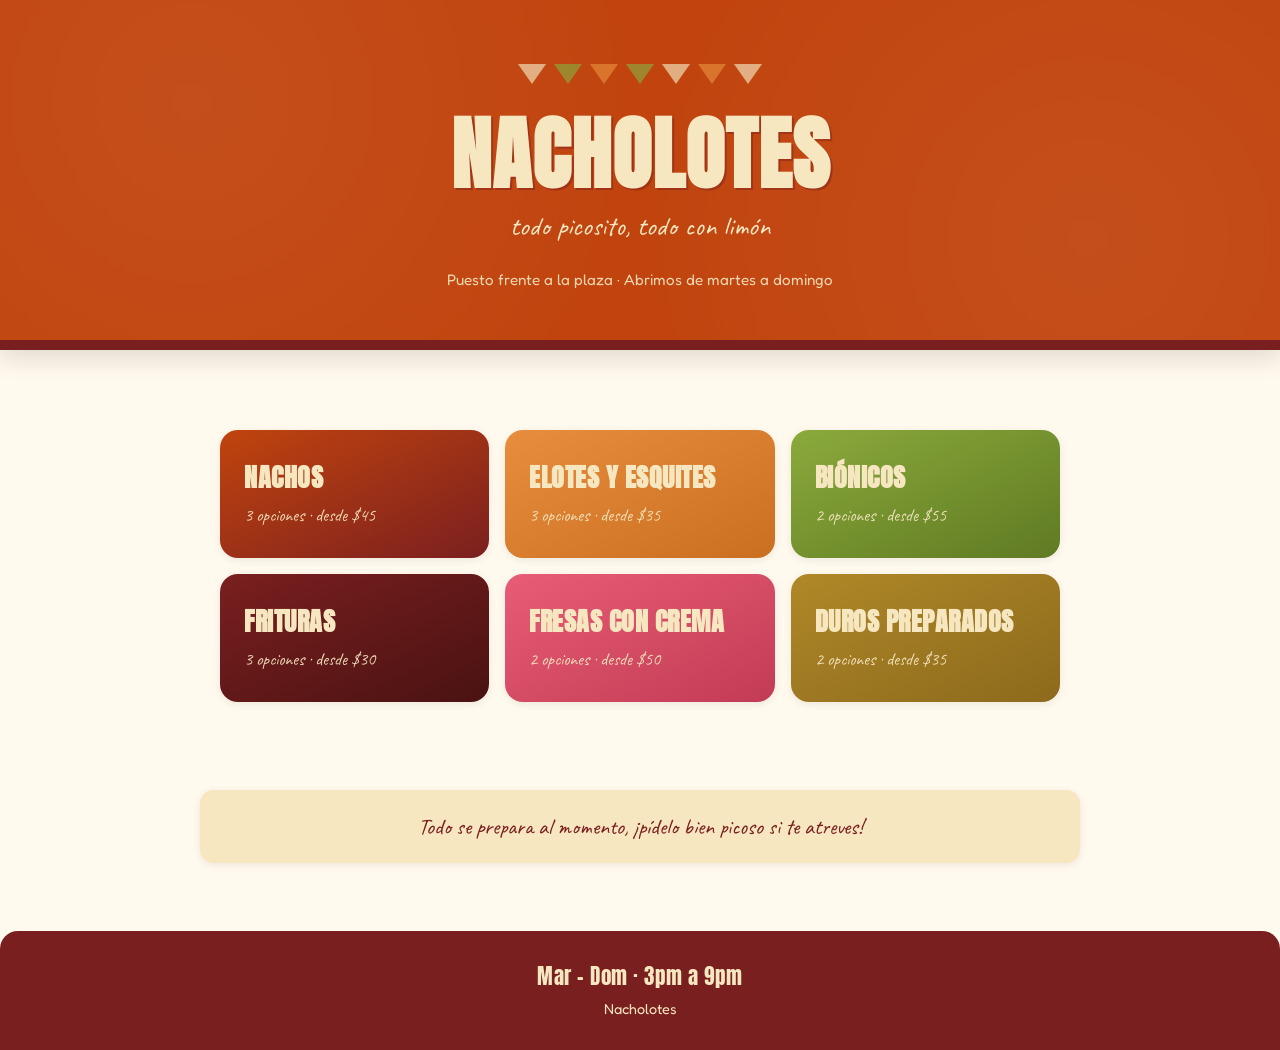
<file: index.html>
<!DOCTYPE html>
<html lang="es">
<head>
<meta charset="UTF-8">
<meta name="viewport" content="width=device-width, initial-scale=1.0">
<title>Nacholotes</title>
<link rel="stylesheet" href="styles.css">
</head>

<body>

<div class="hero">
  <div class="banderines">
    <span></span><span></span><span></span><span></span><span></span><span></span><span></span>
  </div>
  <h1>Nacholotes</h1>
  <p class="tag">todo picosito, todo con limón</p>
  <p class="direccion">Puesto frente a la plaza · Abrimos de martes a domingo</p>
</div>

<main>
  <div class="categorias-grid">
    <a class="categoria-card nachos" href="categorias/nachos.html">
      <h2>Nachos</h2>
      <span class="cantidad">3 opciones · desde $45</span>
    </a>
    <a class="categoria-card elotes" href="categorias/elotes.html">
      <h2>Elotes y Esquites</h2>
      <span class="cantidad">3 opciones · desde $35</span>
    </a>
    <a class="categoria-card bionicos" href="categorias/bionicos.html">
      <h2>Biónicos</h2>
      <span class="cantidad">2 opciones · desde $55</span>
    </a>
    <a class="categoria-card frituras" href="categorias/frituras.html">
      <h2>Frituras</h2>
      <span class="cantidad">3 opciones · desde $30</span>
    </a>
    <a class="categoria-card fresas" href="categorias/fresas.html">
      <h2>Fresas con crema</h2>
      <span class="cantidad">2 opciones · desde $50</span>
    </a>
    <a class="categoria-card duros" href="categorias/duros.html">
      <h2>Duros preparados</h2>
      <span class="cantidad">2 opciones · desde $35</span>
    </a>
  </div>

  <div class="aviso">
    Todo se prepara al momento, ¡pídelo bien picoso si te atreves!
  </div>
</main>

<footer>
  <div class="horario">Mar – Dom · 3pm a 9pm</div>
  <div>Nacholotes</div>
</footer>

<script src="script.js"></script>
</body>
</html>
</file>
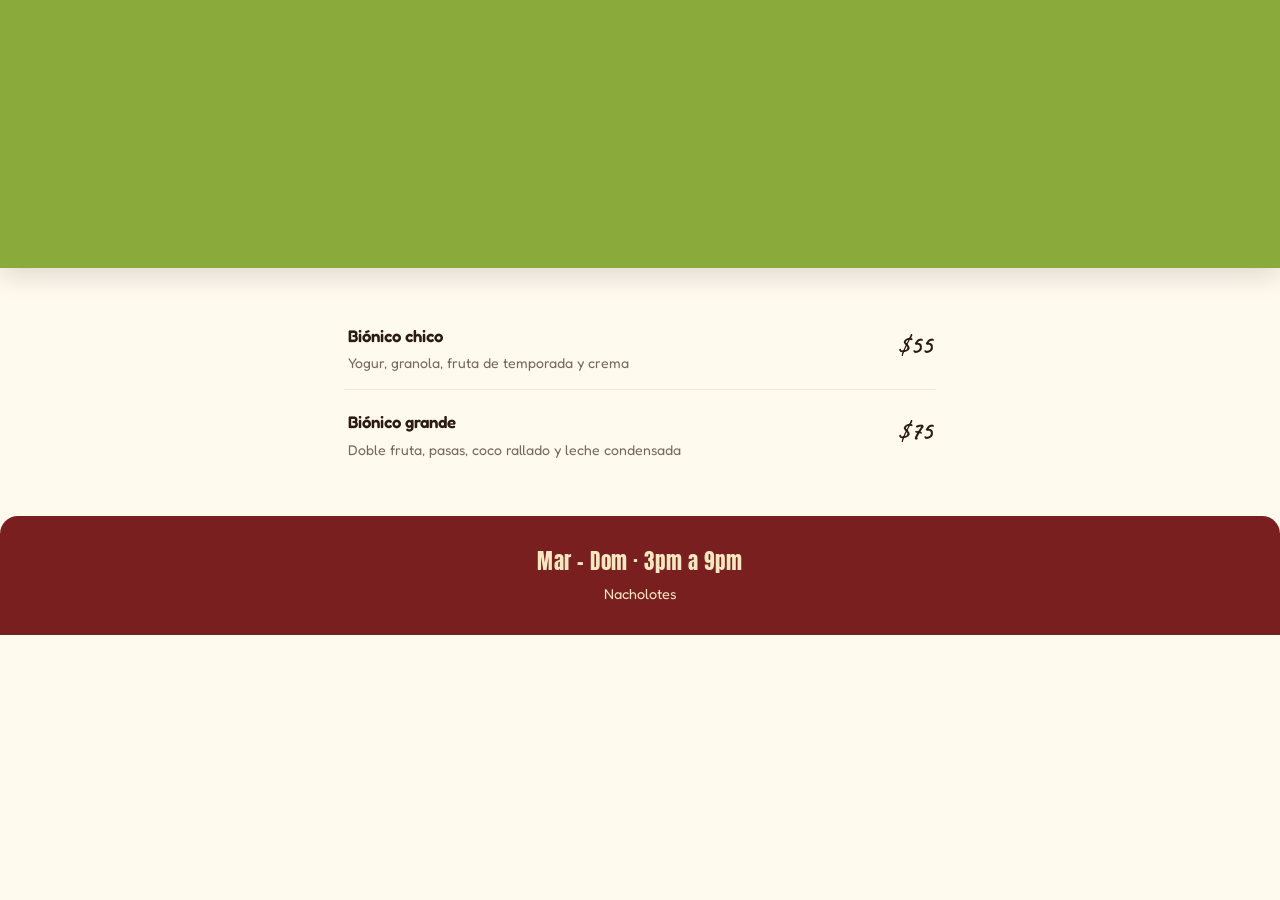
<file: categorias/bionicos.html>
<!DOCTYPE html>
<html lang="es">
<head>
<meta charset="UTF-8">
<meta name="viewport" content="width=device-width, initial-scale=1.0">
<title>Biónicos · Nacholotes</title>
<link rel="stylesheet" href="../styles.css">
</head>

<body>

<div class="detalle-header bionicos">
  <a href="../index.html" class="volver">&larr; Volver al menú</a>
  <h1>Biónicos</h1>
  <p class="detalle-precio">desde $55</p>
</div>

<main class="categoria-main">
  <div class="items">
      <div class="item">
        <div>
          <span class="nombre">Biónico chico</span>
          <div class="desc">Yogur, granola, fruta de temporada y crema</div>
        </div>
        <div class="precio">$55</div>
      </div>
      <div class="item">
        <div>
          <span class="nombre">Biónico grande</span>
          <div class="desc">Doble fruta, pasas, coco rallado y leche condensada</div>
        </div>
        <div class="precio">$75</div>
      </div>
  </div>
</main>

<footer>
  <div class="horario">Mar – Dom · 3pm a 9pm</div>
  <div>Nacholotes</div>
</footer>

<script src="../script.js"></script>
</body>
</html>
</file>
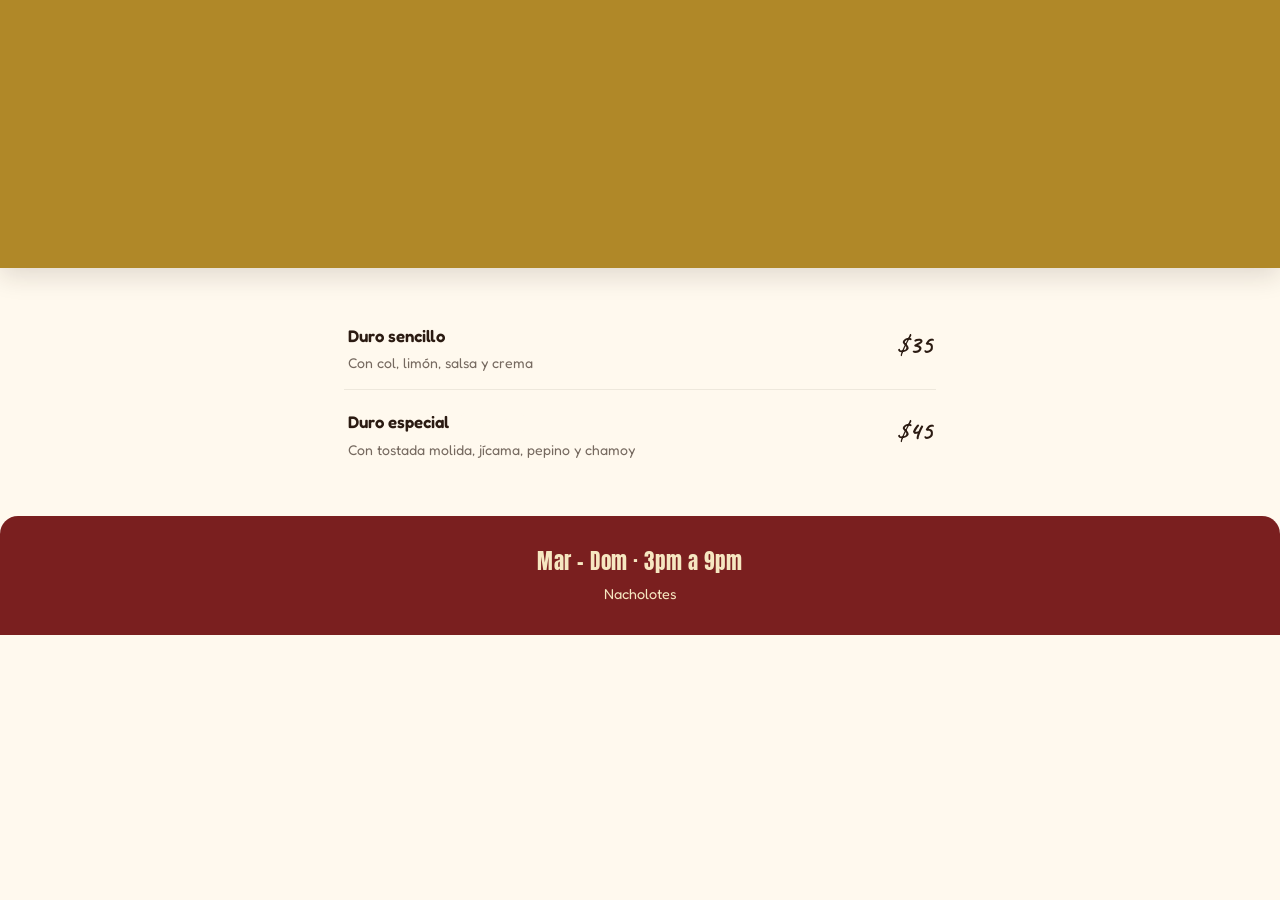
<file: categorias/duros.html>
<!DOCTYPE html>
<html lang="es">
<head>
<meta charset="UTF-8">
<meta name="viewport" content="width=device-width, initial-scale=1.0">
<title>Duros preparados · Nacholotes</title>
<link rel="stylesheet" href="../styles.css">
</head>

<body>

<div class="detalle-header duros">
  <a href="../index.html" class="volver">&larr; Volver al menú</a>
  <h1>Duros preparados</h1>
  <p class="detalle-precio">desde $35</p>
</div>

<main class="categoria-main">
  <div class="items">
      <div class="item">
        <div>
          <span class="nombre">Duro sencillo</span>
          <div class="desc">Con col, limón, salsa y crema</div>
        </div>
        <div class="precio">$35</div>
      </div>
      <div class="item">
        <div>
          <span class="nombre">Duro especial <span class="destacado">Favorito</span></span>
          <div class="desc">Con tostada molida, jícama, pepino y chamoy</div>
        </div>
        <div class="precio">$45</div>
      </div>
  </div>
</main>

<footer>
  <div class="horario">Mar – Dom · 3pm a 9pm</div>
  <div>Nacholotes</div>
</footer>

<script src="../script.js"></script>
</body>
</html>
</file>
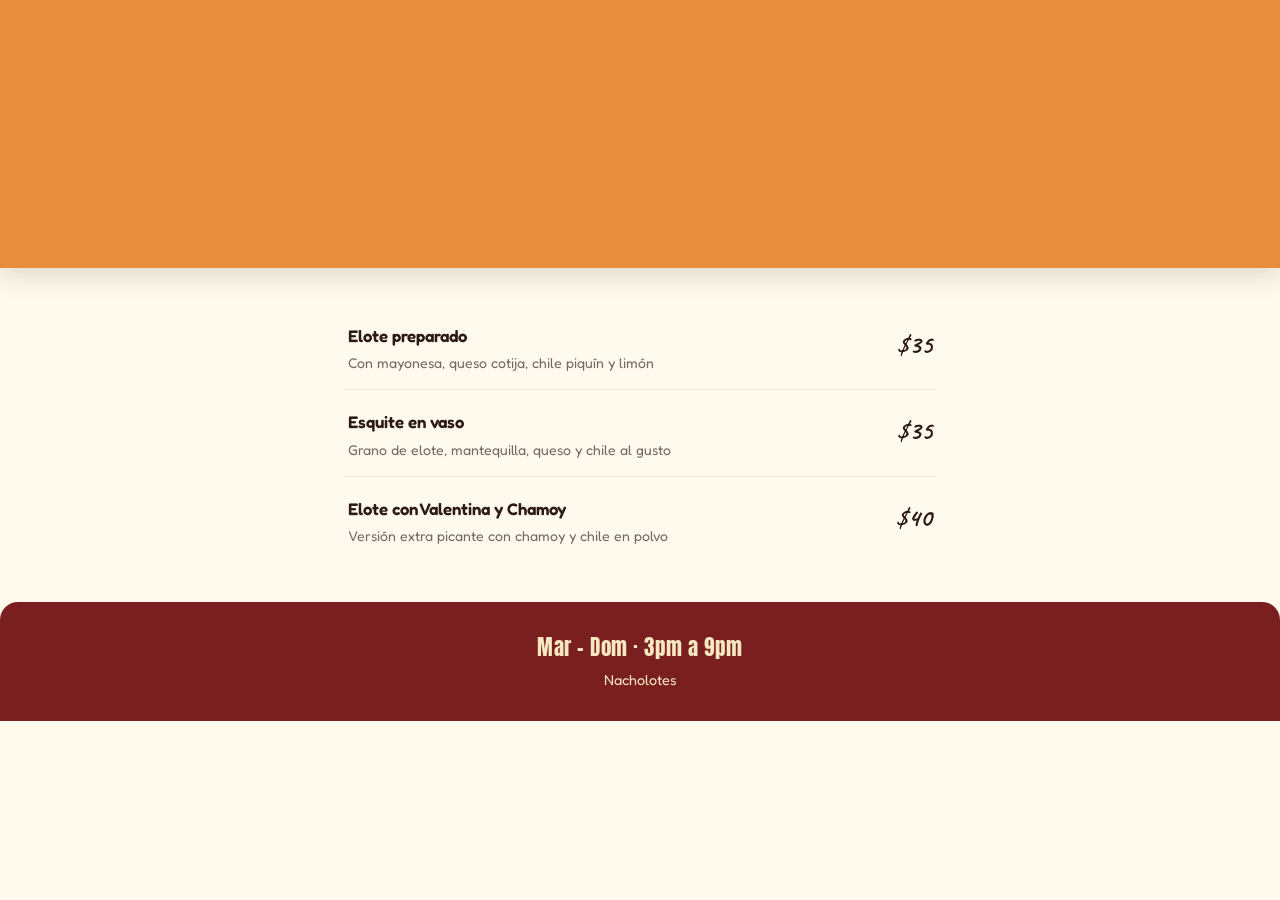
<file: categorias/elotes.html>
<!DOCTYPE html>
<html lang="es">
<head>
<meta charset="UTF-8">
<meta name="viewport" content="width=device-width, initial-scale=1.0">
<title>Elotes y Esquites · Nacholotes</title>
<link rel="stylesheet" href="../styles.css">
</head>

<body>

<div class="detalle-header elotes">
  <a href="../index.html" class="volver">&larr; Volver al menú</a>
  <h1>Elotes y Esquites</h1>
  <p class="detalle-precio">desde $35</p>
</div>

<main class="categoria-main">
  <div class="items">
      <div class="item">
        <div>
          <span class="nombre">Elote preparado</span>
          <div class="desc">Con mayonesa, queso cotija, chile piquín y limón</div>
        </div>
        <div class="precio">$35</div>
      </div>
      <div class="item">
        <div>
          <span class="nombre">Esquite en vaso</span>
          <div class="desc">Grano de elote, mantequilla, queso y chile al gusto</div>
        </div>
        <div class="precio">$35</div>
      </div>
      <div class="item">
        <div>
          <span class="nombre">Elote con Valentina y Chamoy <span class="destacado">Picosito</span></span>
          <div class="desc">Versión extra picante con chamoy y chile en polvo</div>
        </div>
        <div class="precio">$40</div>
      </div>
  </div>
</main>

<footer>
  <div class="horario">Mar – Dom · 3pm a 9pm</div>
  <div>Nacholotes</div>
</footer>

<script src="../script.js"></script>
</body>
</html>
</file>
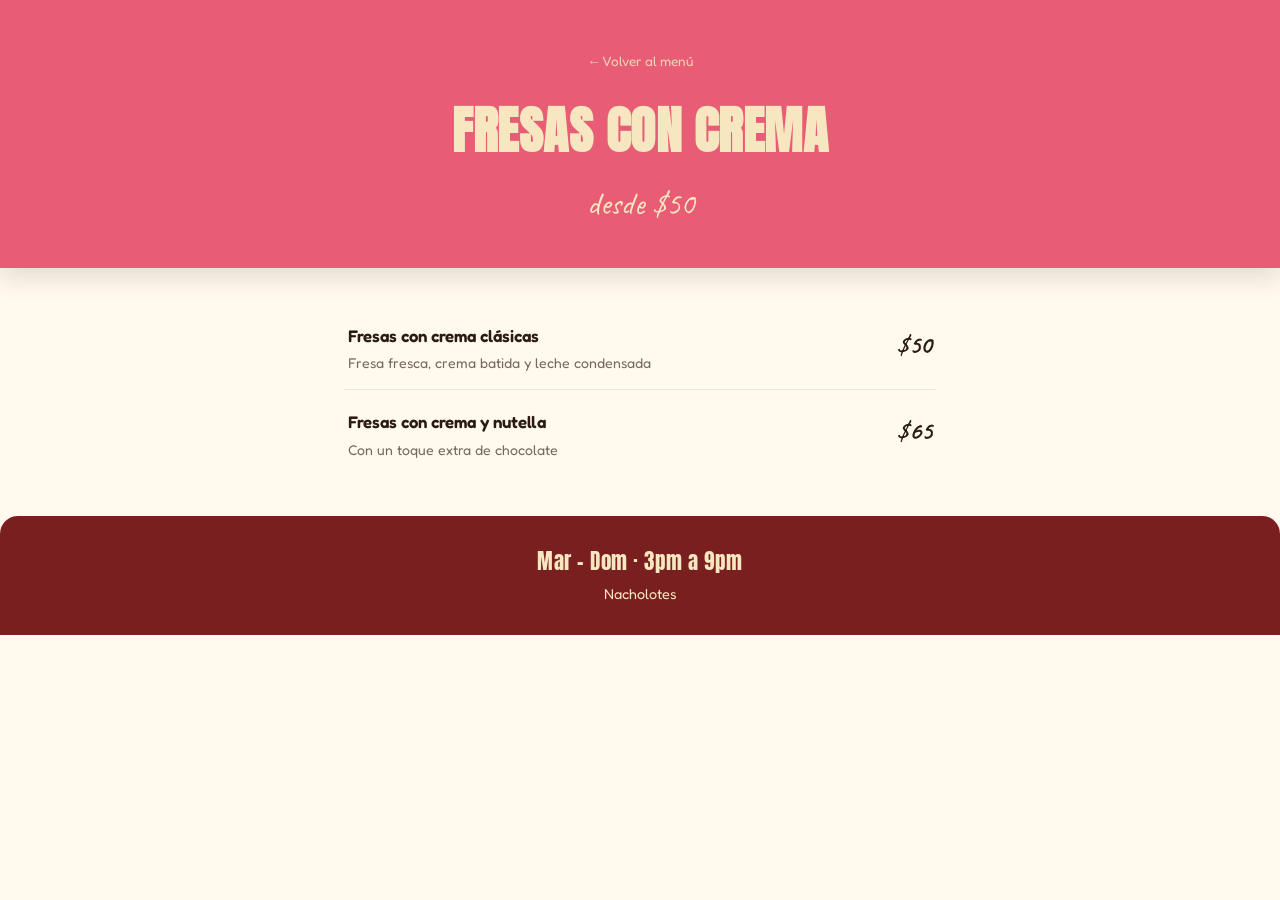
<file: categorias/fresas.html>
<!DOCTYPE html>
<html lang="es">
<head>
<meta charset="UTF-8">
<meta name="viewport" content="width=device-width, initial-scale=1.0">
<title>Fresas con crema · Nacholotes</title>
<link rel="stylesheet" href="../styles.css">
</head>

<body>

<div class="detalle-header fresas">
  <a href="../index.html" class="volver">&larr; Volver al menú</a>
  <h1>Fresas con crema</h1>
  <p class="detalle-precio">desde $50</p>
</div>

<main class="categoria-main">
  <div class="items">
      <div class="item">
        <div>
          <span class="nombre">Fresas con crema clásicas</span>
          <div class="desc">Fresa fresca, crema batida y leche condensada</div>
        </div>
        <div class="precio">$50</div>
      </div>
      <div class="item">
        <div>
          <span class="nombre">Fresas con crema y nutella</span>
          <div class="desc">Con un toque extra de chocolate</div>
        </div>
        <div class="precio">$65</div>
      </div>
  </div>
</main>

<footer>
  <div class="horario">Mar – Dom · 3pm a 9pm</div>
  <div>Nacholotes</div>
</footer>

<script src="../script.js"></script>
</body>
</html>
</file>
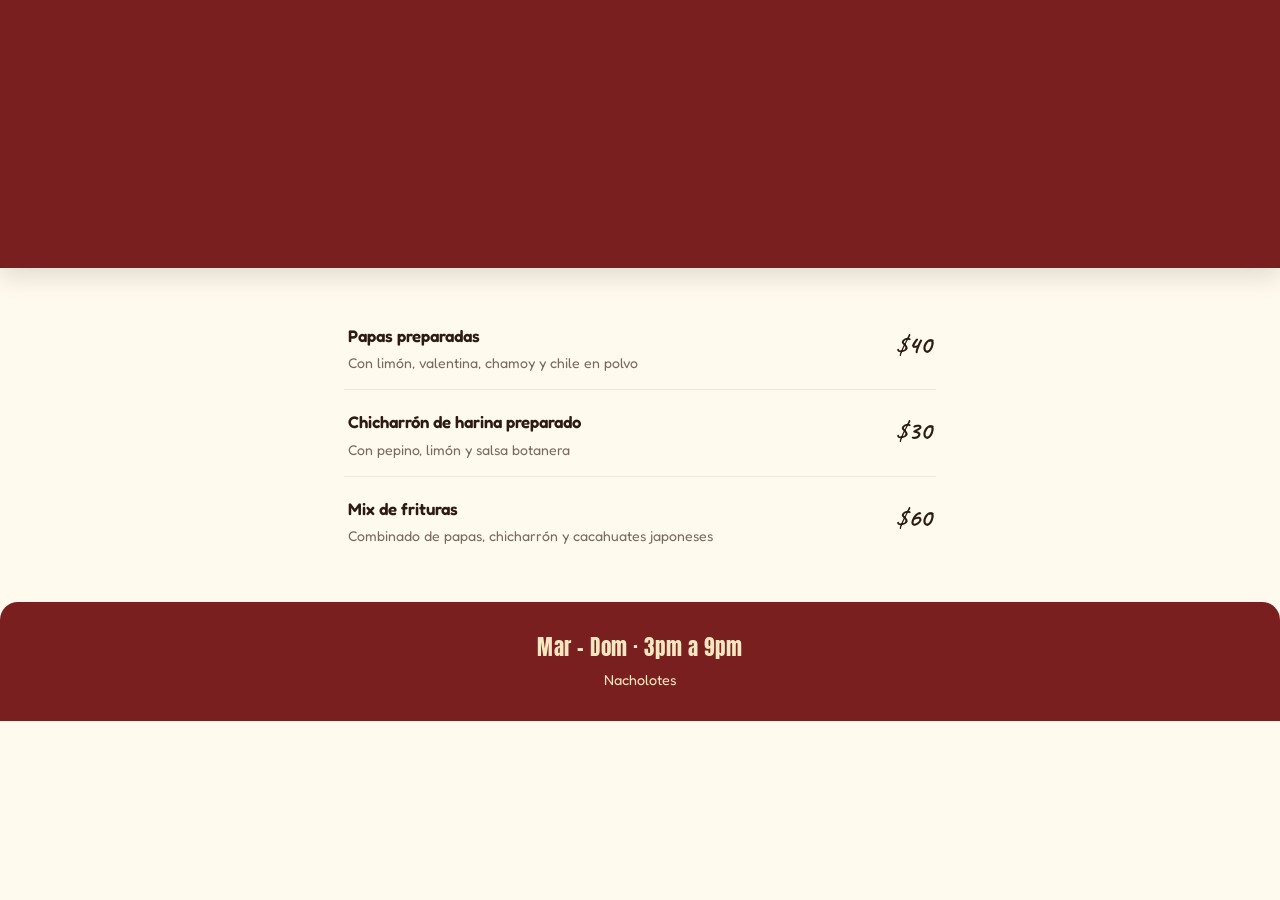
<file: categorias/frituras.html>
<!DOCTYPE html>
<html lang="es">
<head>
<meta charset="UTF-8">
<meta name="viewport" content="width=device-width, initial-scale=1.0">
<title>Frituras · Nacholotes</title>
<link rel="stylesheet" href="../styles.css">
</head>

<body>

<div class="detalle-header frituras">
  <a href="../index.html" class="volver">&larr; Volver al menú</a>
  <h1>Frituras</h1>
  <p class="detalle-precio">desde $30</p>
</div>

<main class="categoria-main">
  <div class="items">
      <div class="item">
        <div>
          <span class="nombre">Papas preparadas</span>
          <div class="desc">Con limón, valentina, chamoy y chile en polvo</div>
        </div>
        <div class="precio">$40</div>
      </div>
      <div class="item">
        <div>
          <span class="nombre">Chicharrón de harina preparado</span>
          <div class="desc">Con pepino, limón y salsa botanera</div>
        </div>
        <div class="precio">$30</div>
      </div>
      <div class="item">
        <div>
          <span class="nombre">Mix de frituras <span class="destacado">Para compartir</span></span>
          <div class="desc">Combinado de papas, chicharrón y cacahuates japoneses</div>
        </div>
        <div class="precio">$60</div>
      </div>
  </div>
</main>

<footer>
  <div class="horario">Mar – Dom · 3pm a 9pm</div>
  <div>Nacholotes</div>
</footer>

<script src="../script.js"></script>
</body>
</html>
</file>
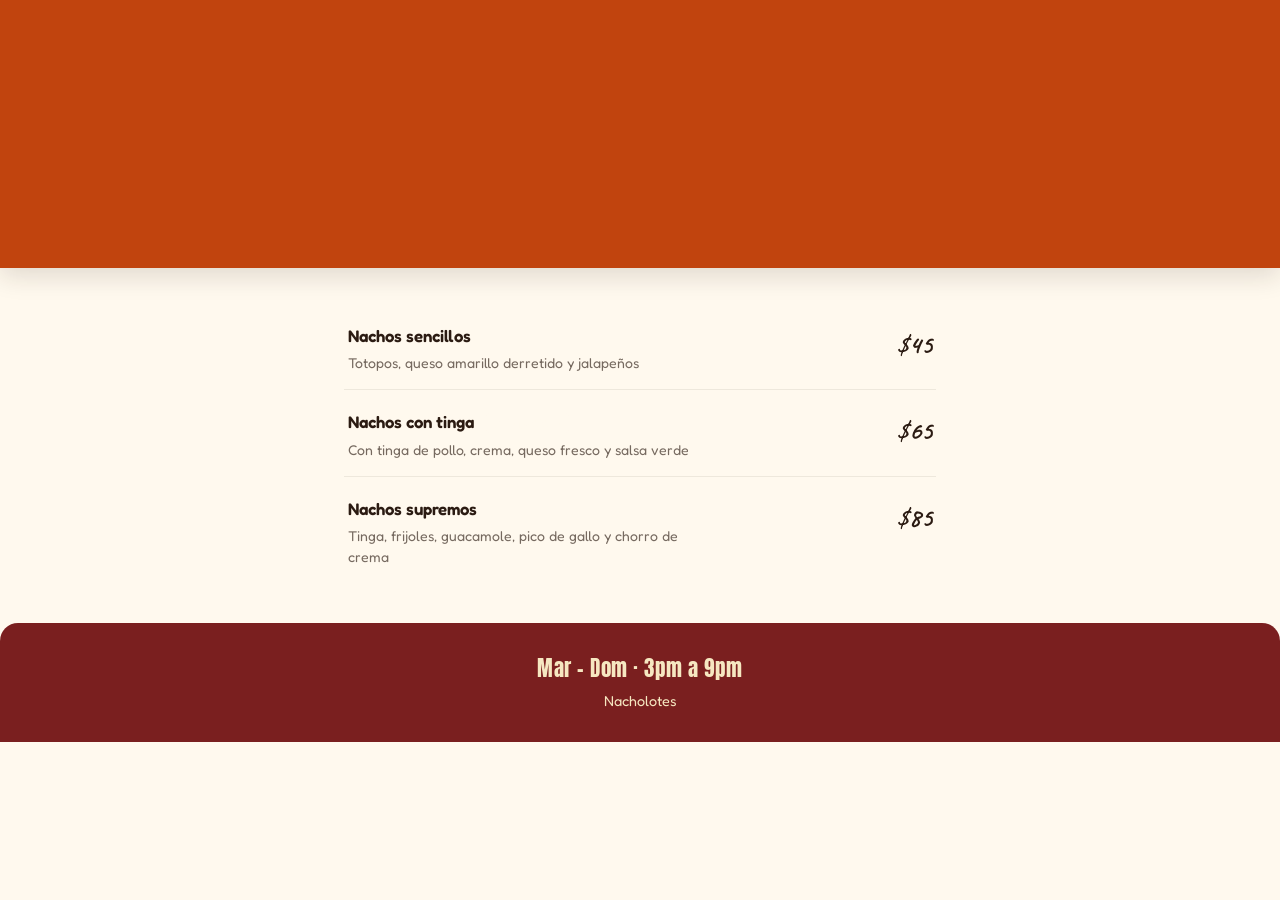
<file: categorias/nachos.html>
<!DOCTYPE html>
<html lang="es">
<head>
<meta charset="UTF-8">
<meta name="viewport" content="width=device-width, initial-scale=1.0">
<title>Nachos · Nacholotes</title>
<link rel="stylesheet" href="../styles.css">
</head>

<body>

<div class="detalle-header nachos">
  <a href="../index.html" class="volver">&larr; Volver al menú</a>
  <h1>Nachos</h1>
  <p class="detalle-precio">desde $45</p>
</div>

<main class="categoria-main">
  <div class="items">
      <div class="item">
        <div>
          <span class="nombre">Nachos sencillos</span>
          <div class="desc">Totopos, queso amarillo derretido y jalapeños</div>
        </div>
        <div class="precio">$45</div>
      </div>
      <div class="item">
        <div>
          <span class="nombre">Nachos con tinga <span class="destacado">Más pedidos</span></span>
          <div class="desc">Con tinga de pollo, crema, queso fresco y salsa verde</div>
        </div>
        <div class="precio">$65</div>
      </div>
      <div class="item">
        <div>
          <span class="nombre">Nachos supremos</span>
          <div class="desc">Tinga, frijoles, guacamole, pico de gallo y chorro de crema</div>
        </div>
        <div class="precio">$85</div>
      </div>
  </div>
</main>

<footer>
  <div class="horario">Mar – Dom · 3pm a 9pm</div>
  <div>Nacholotes</div>
</footer>

<script src="../script.js"></script>
</body>
</html>
</file>
<file: styles.css>
@import url('https://fonts.googleapis.com/css2?family=Anton&family=Fredoka:wght@400;500;600;700&family=Caveat:wght@600;700&display=swap');

:root{
  --rojo: #C1440E;
  --rojo-oscuro: #7A1F1F;
  --verde: #8BAA3C;
  --crema: #F6E7C1;
  --blanco: #FFF9EE;
  --tinta: #2B1B12;
  --naranja: #E88D3E;
  --rosa-fresa: #E85D75;
  --sombra: 0 8px 24px rgba(43,27,18,0.14);
  --sombra-suave: 0 2px 8px rgba(43,27,18,0.08);
  --radio: 18px;
}

*{box-sizing:border-box; margin:0; padding:0;}

body{
  background: var(--blanco);
  color: var(--tinta);
  font-family: 'Fredoka', sans-serif;
  line-height: 1.5;
}

/* ---------- HERO ---------- */
.hero{
  background: var(--rojo);
  background-image:
    radial-gradient(circle at 15% 30%, rgba(255,255,255,0.06) 0, transparent 40%),
    radial-gradient(circle at 85% 70%, rgba(255,255,255,0.06) 0, transparent 40%);
  color: var(--crema);
  padding: 64px 24px 48px;
  text-align: center;
  position: relative;
  border-bottom: 10px solid var(--rojo-oscuro);
  box-shadow: var(--sombra);
}

.hero .banderines{
  display:flex;
  justify-content:center;
  gap:8px;
  margin-bottom: 32px;
}
.banderines span{
  width:0; height:0;
  border-left: 14px solid transparent;
  border-right: 14px solid transparent;
  border-top: 20px solid var(--crema);
  opacity:0.65;
}
.banderines span:nth-child(2n){ border-top-color: var(--verde); }
.banderines span:nth-child(3n){ border-top-color: var(--naranja); }

.hero h1{
  font-family: 'Anton', sans-serif;
  font-size: clamp(2.8rem, 7vw, 5rem);
  letter-spacing: 1px;
  text-transform: uppercase;
  line-height: 0.95;
  color: var(--crema);
  text-shadow: 2px 2px 0 rgba(122,31,31,0.45);
}

.hero p.tag{
  margin-top: 14px;
  font-family: 'Caveat', cursive;
  font-size: 1.7rem;
  color: var(--crema);
}

.hero .direccion{
  margin-top: 22px;
  font-size: 0.95rem;
  color: var(--crema);
  opacity: 0.9;
}

/* ---------- SECCIONES ---------- */
main{
  max-width: 920px;
  margin: 0 auto;
  padding: 40px 20px 20px;
}

section.plato{
  margin-bottom: 56px;
  scroll-margin-top: 60px;
}

.plato-header{
  display:flex;
  align-items:baseline;
  gap: 14px;
  border-bottom: 3px solid currentColor;
  padding-bottom: 8px;
  margin-bottom: 20px;
}

.plato-header h2{
  font-family:'Anton', sans-serif;
  font-size: 2.1rem;
  text-transform: uppercase;
  letter-spacing: 0.5px;
}
.plato-header .desde{
  font-family:'Caveat', cursive;
  font-size: 1.3rem;
  opacity: 0.75;
}

.nachos     { color: var(--rojo); }
.elotes     { color: var(--naranja); }
.bionicos   { color: var(--verde); }
.frituras   { color: var(--rojo-oscuro); }
.fresas     { color: var(--rosa-fresa); }
.duros      { color: #B08828; }

.items{
  display:grid;
  grid-template-columns: 1fr;
  gap: 4px;
}

.item{
  display:flex;
  justify-content:space-between;
  align-items:flex-start;
  gap: 20px;
  padding: 16px 4px;
  border-bottom: 1px solid rgba(43,27,18,0.08);
}
.item:last-child{ border-bottom:none; }

.item .nombre{
  font-weight:600;
  font-size: 1.05rem;
}
.item .desc{
  font-size: 0.88rem;
  color: rgba(43,27,18,0.65);
  margin-top: 3px;
  max-width: 46ch;
}
.item .precio{
  font-family:'Caveat', cursive;
  font-size: 1.6rem;
  font-weight:700;
  white-space: nowrap;
  padding-top: 2px;
}

.destacado{
  display:inline-block;
  font-size: 0.68rem;
  font-weight:700;
  letter-spacing:0.5px;
  background: currentColor;
  color: var(--blanco);
  padding: 2px 8px;
  border-radius: 4px;
  margin-left: 8px;
  vertical-align: middle;
  transform: translateY(-1px);
}

/* ---------- EXTRAS ---------- */
.aviso{
  background: var(--crema);
  border-radius: 14px;
  padding: 20px 24px;
  margin: 48px 0;
  text-align:center;
  font-family:'Caveat', cursive;
  font-size: 1.4rem;
  color: var(--rojo-oscuro);
  box-shadow: var(--sombra-suave);
}

footer{
  background: var(--rojo-oscuro);
  color: var(--crema);
  text-align:center;
  padding: 30px 20px;
  font-size: 0.9rem;
  border-radius: var(--radio) var(--radio) 0 0;
}
footer .horario{
  font-family:'Anton', sans-serif;
  font-size: 1.3rem;
  letter-spacing: 0.5px;
  margin-bottom: 6px;
}

@media (max-width: 480px){
  .item{ flex-direction: column; }
  .item .precio{ align-self:flex-end; margin-top:-24px; }
}

/* ---------- PÁGINA DE DETALLE DE CATEGORÍA ---------- */
.detalle-header{
  color: var(--crema);
  padding: 48px 24px 40px;
  text-align:center;
  box-shadow: var(--sombra);
}
.detalle-header.nachos{ background: var(--rojo); }
.detalle-header.elotes{ background: var(--naranja); }
.detalle-header.bionicos{ background: var(--verde); }
.detalle-header.frituras{ background: var(--rojo-oscuro); }
.detalle-header.fresas{ background: var(--rosa-fresa); }
.detalle-header.duros{ background: #B08828; }

.detalle-header .volver{
  display:inline-block;
  color: var(--crema);
  text-decoration:none;
  font-size: 0.85rem;
  margin-bottom: 22px;
  opacity: 0.85;
}
.detalle-header .volver:hover{ opacity: 1; }

.detalle-header h1{
  font-family: 'Anton', sans-serif;
  font-size: clamp(2rem, 6vw, 3.2rem);
  text-transform: uppercase;
  letter-spacing: 0.5px;
}

.detalle-precio{
  font-family: 'Caveat', cursive;
  font-size: 2rem;
  margin-top: 10px;
}

.categoria-main{
  max-width: 640px;
  margin: 0 auto;
  padding: 40px 24px;
}

/* ---------- GRID DE CATEGORÍAS (menú principal) ---------- */
.categorias-grid{
  display: grid;
  grid-template-columns: repeat(auto-fit, minmax(230px, 1fr));
  gap: 16px;
  max-width: 920px;
  margin: 0 auto;
  padding: 40px 20px;
}

.categoria-card{
  display: flex;
  flex-direction: column;
  gap: 6px;
  padding: 28px 24px;
  border-radius: var(--radio);
  color: var(--crema);
  text-decoration: none;
  box-shadow: var(--sombra-suave);
  transition: transform 0.2s ease, box-shadow 0.2s ease;
}
.categoria-card:hover{
  transform: translateY(-4px);
  box-shadow: var(--sombra);
}

.categoria-card.nachos{ background: linear-gradient(155deg, var(--rojo), var(--rojo-oscuro)); }
.categoria-card.elotes{ background: linear-gradient(155deg, var(--naranja), #C96F1F); }
.categoria-card.bionicos{ background: linear-gradient(155deg, var(--verde), #5F7A22); }
.categoria-card.frituras{ background: linear-gradient(155deg, var(--rojo-oscuro), #4A1212); }
.categoria-card.fresas{ background: linear-gradient(155deg, var(--rosa-fresa), #C23B54); }
.categoria-card.duros{ background: linear-gradient(155deg, #B08828, #8C6A1C); }

.categoria-card h2{
  font-family: 'Anton', sans-serif;
  font-size: 1.6rem;
  text-transform: uppercase;
  letter-spacing: 0.5px;
}

.categoria-card .cantidad{
  font-family: 'Caveat', cursive;
  font-size: 1.15rem;
  opacity: 0.9;
}

/* ---------- ANIMACIÓN: tarjeta expandiéndose a pantalla completa ---------- */
.card-clone{
  position: fixed;
  z-index: 999;
  overflow: hidden;
  pointer-events: none;
  transition: top 0.5s cubic-bezier(0.65, 0, 0.35, 1),
              left 0.5s cubic-bezier(0.65, 0, 0.35, 1),
              width 0.5s cubic-bezier(0.65, 0, 0.35, 1),
              height 0.5s cubic-bezier(0.65, 0, 0.35, 1),
              border-radius 0.5s cubic-bezier(0.65, 0, 0.35, 1);
}

@media (prefers-reduced-motion: reduce){
  .card-clone{ transition: none; }
}

.page-enter-overlay{
  position: fixed;
  top: 0;
  left: 0;
  width: 100%;
  height: 100vh;
  z-index: 1000;
  pointer-events: none;
  transition: height 0.5s cubic-bezier(0.65, 0, 0.35, 1);
}
</file>
